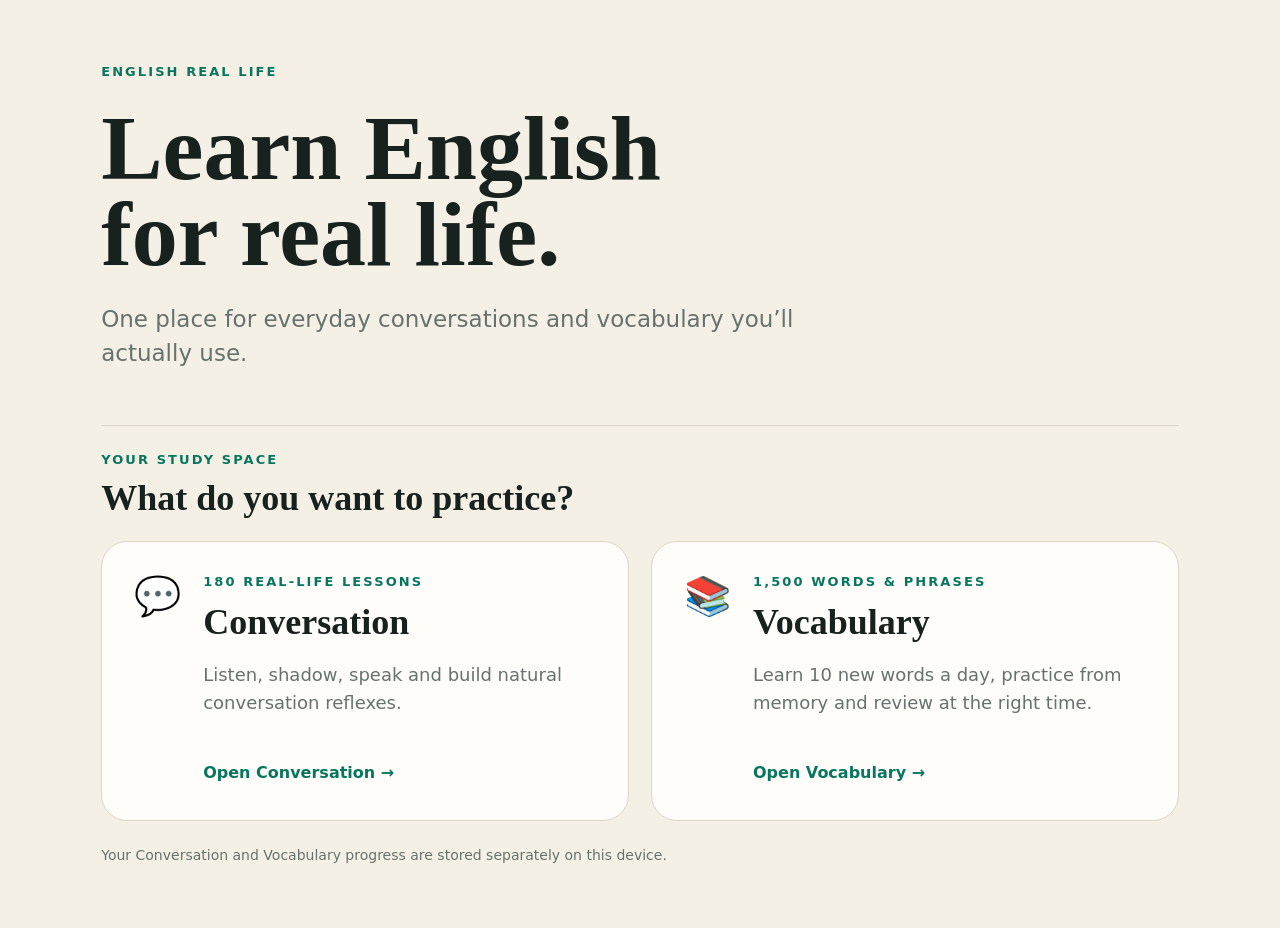
<file: index.html>
<!doctype html>
<html lang="en">

<head>
    <meta charset="utf-8">
    <meta name="viewport" content="width=device-width,initial-scale=1,viewport-fit=cover">
    <meta name="theme-color" content="#f5f0e6">
    <title>English Real Life</title>
    <link rel="manifest" href="manifest.webmanifest">
    <link rel="apple-touch-icon" sizes="180x180" href="apple-touch-icon.png">
    <link rel="stylesheet" href="styles.css">
</head>

<body>
    <main class="shell">
        <header>
            <div class="eyebrow">ENGLISH REAL LIFE</div>
            <h1>Learn English<br>for real life.</h1>
            <p class="lead">One place for everyday conversations and vocabulary you’ll actually use.</p>
        </header>
        <section class="today">
            <div><span>YOUR STUDY SPACE</span>
                <h2>What do you want to practice?</h2>
            </div>
        </section>
        <section class="cards"><a class="card" href="conversation/">
                <div class="icon">💬</div>
                <div>
                    <div class="tag">180 REAL-LIFE LESSONS</div>
                    <h2>Conversation</h2>
                    <p>Listen, shadow, speak and build natural conversation reflexes.</p><strong>Open Conversation
                        →</strong>
                </div>
            </a><a class="card" href="vocabulary/">
                <div class="icon">📚</div>
                <div>
                    <div class="tag">1,500 WORDS & PHRASES</div>
                    <h2>Vocabulary</h2>
                    <p>Learn 10 new words a day, practice from memory and review at the right time.</p><strong>Open
                        Vocabulary →</strong>
                </div>
            </a></section>
        <p class="note">Your Conversation and Vocabulary progress are stored separately on this device.</p>
    </main>
    <script>if ('serviceWorker' in navigator) { addEventListener('load', () => navigator.serviceWorker.register('./sw.js')); }</script>
</body>

</html>
</file>
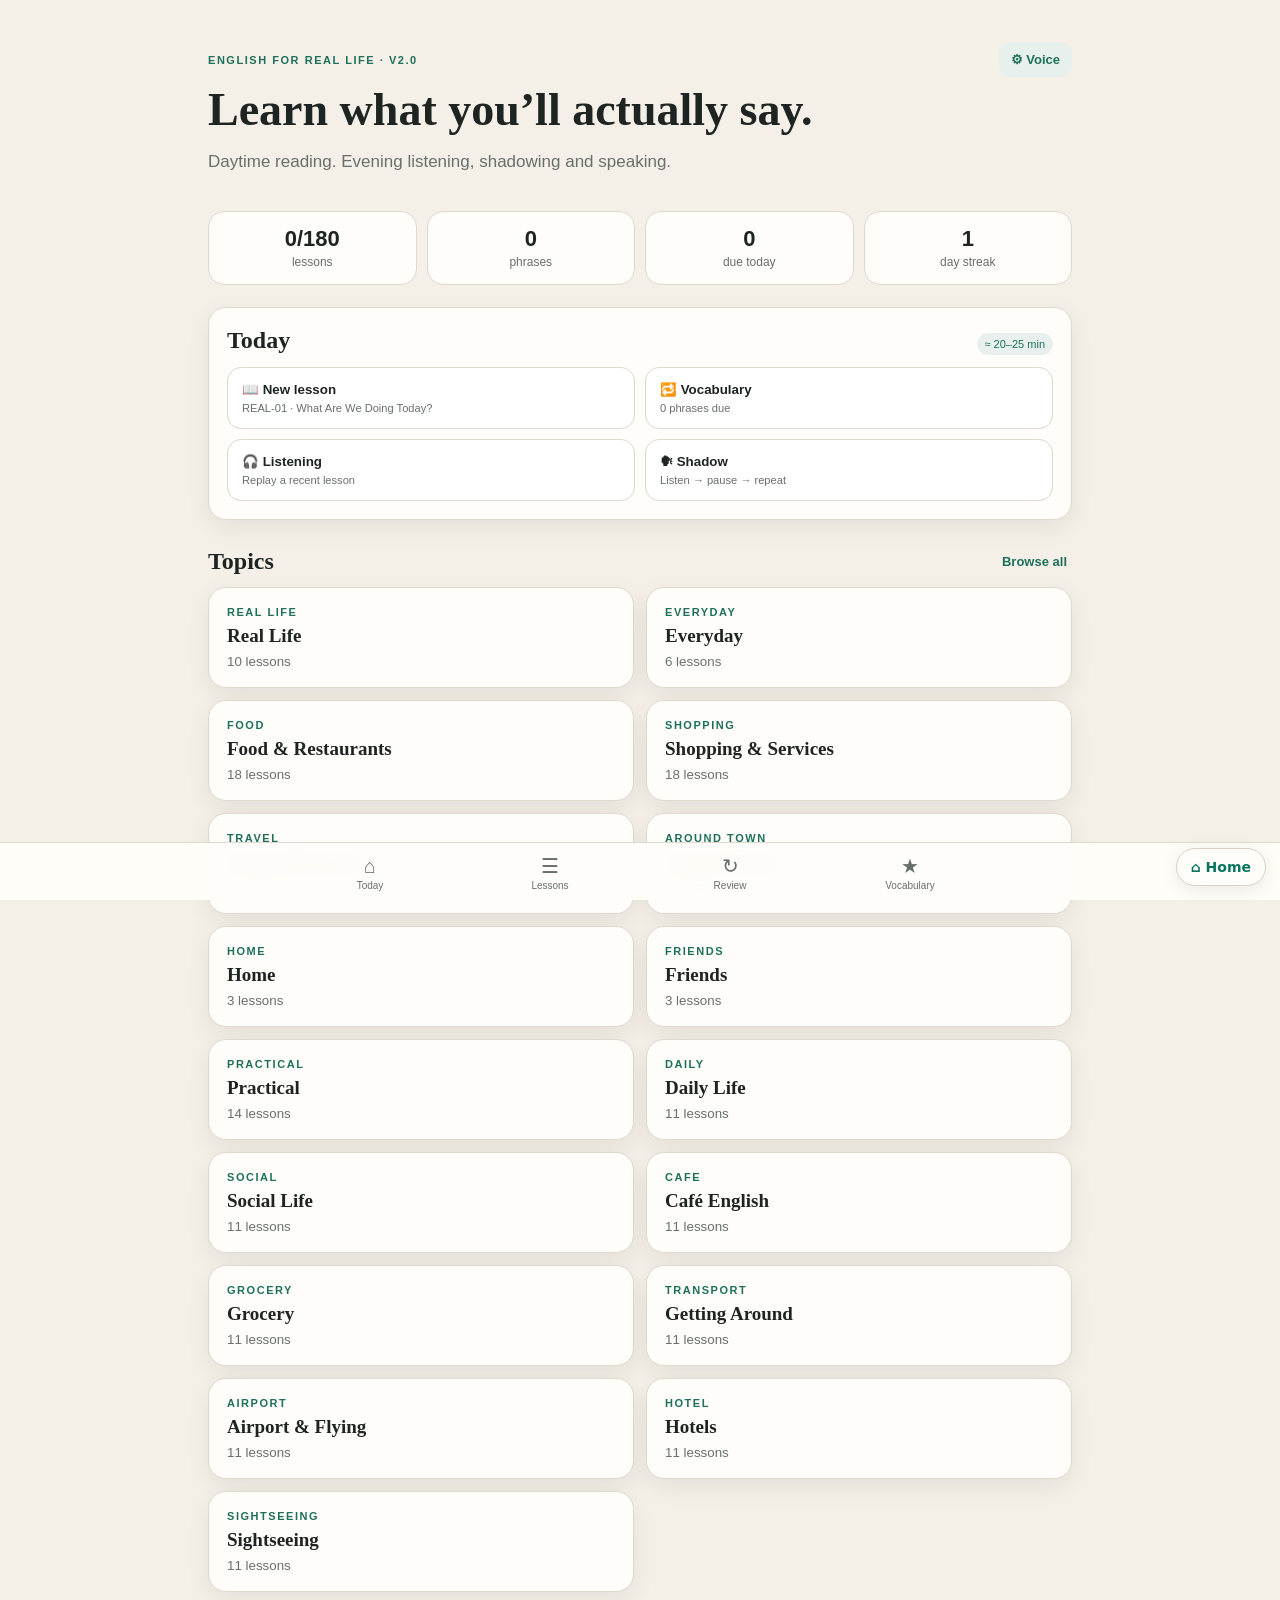
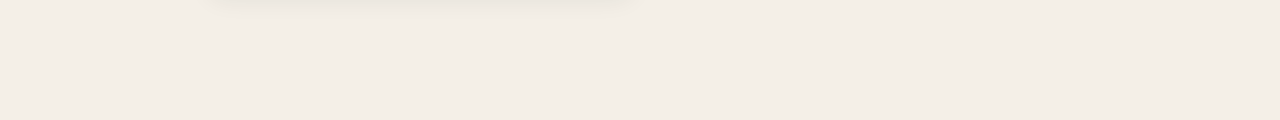
<file: conversation/index.html>
<!doctype html>
<html lang="en">
<head>
<meta charset="UTF-8">
<meta name="viewport" content="width=device-width,initial-scale=1,viewport-fit=cover">
<meta name="theme-color" content="#f4efe7">
<link rel="manifest" href="manifest.webmanifest">
<link rel="stylesheet" href="styles.css">
<title>English for Real Life REAL LIFE EXPANDED</title>
</head>
<body><a class="combined-home" href="../" aria-label="Back to English Real Life home">⌂ Home</a>
<div id="app"></div>
<nav class="bottom">
<button data-nav="home">⌂<span>Today</span></button>
<button data-nav="browse">☰<span>Lessons</span></button>
<button data-nav="review">↻<span>Review</span></button>
<button data-nav="vocab">★<span>Vocabulary</span></button>
</nav>
<script src="data.js"></script><script src="app.js"></script>
</body></html>
</file>
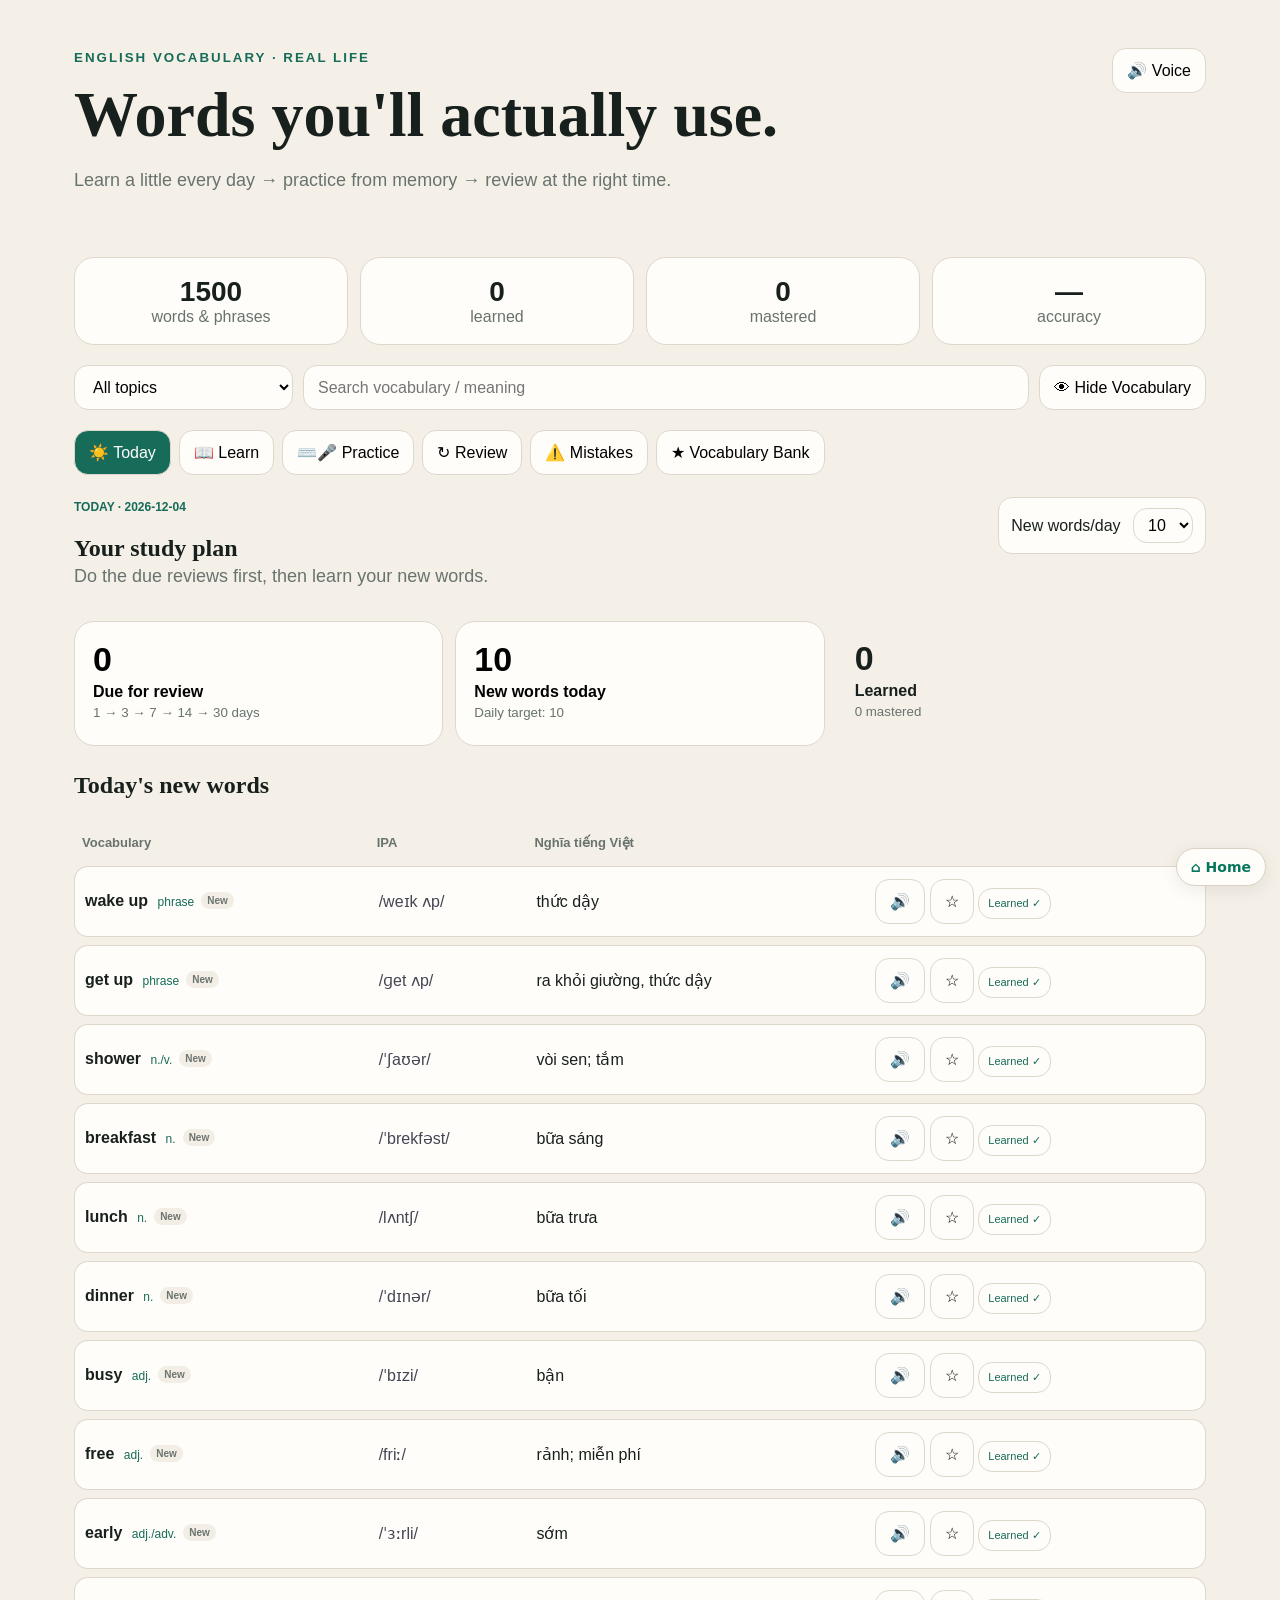
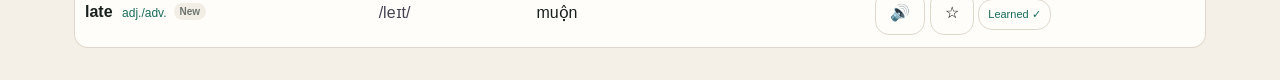
<file: vocabulary/index.html>
<!doctype html><html lang="en"><head><meta charset="utf-8"><meta name="viewport" content="width=device-width,initial-scale=1,viewport-fit=cover"><meta name="theme-color" content="#f5f0e7"><title>English Vocabulary · Real Life</title><link rel="manifest" href="manifest.webmanifest"><link rel="stylesheet" href="styles.css"></head><body><a class="combined-home" href="../" aria-label="Back to English Real Life home">⌂ Home</a>
<header><div><small>ENGLISH VOCABULARY · REAL LIFE</small><h1>Words you'll actually use.</h1><p>Learn a little every day → practice from memory → review at the right time.</p></div><button id="voiceBtn">🔊 Voice</button></header><main>
<section class="stats"><div><b id="totalStat">0</b><span>words & phrases</span></div><div><b id="learnedStat">0</b><span>learned</span></div><div><b id="masteredStat">0</b><span>mastered</span></div><div><b id="accuracyStat">—</b><span>accuracy</span></div></section>
<section class="controls"><select id="topicFilter"><option value="All">All topics</option></select><input id="search" placeholder="Search vocabulary / meaning"><button id="hideBtn">👁 Hide Vocabulary</button></section>
<nav><button data-mode="today" class="active">☀️ Today</button><button data-mode="learn">📖 Learn</button><button data-mode="practice">⌨️🎤 Practice</button><button data-mode="review">↻ Review</button><button data-mode="mistakes">⚠️ Mistakes</button><button data-mode="bank">★ Vocabulary Bank</button></nav>
<section id="todayPanel" class="panel"></section><section id="learnPanel" class="panel hidden"></section><section id="practicePanel" class="panel hidden"></section><section id="reviewPanel" class="panel hidden"></section><section id="mistakesPanel" class="panel hidden"></section><section id="bankPanel" class="panel hidden"></section>
</main><script src="data.js"></script><script src="app.js"></script><script>if('serviceWorker'in navigator)navigator.serviceWorker.register('./sw.js');</script></body></html>
</file>
<file: styles.css>
:root{--bg:#f5f0e6;--card:#fffdf9;--ink:#17211d;--muted:#66726d;--green:#08765f;--line:#ddd6c8}*{box-sizing:border-box}body{margin:0;background:var(--bg);color:var(--ink);font-family:Georgia,'Times New Roman',serif}.shell{max-width:1180px;margin:auto;padding:clamp(28px,5vw,72px) clamp(18px,4vw,52px) 48px}.eyebrow,.tag,.today span{font:700 13px/1.3 system-ui,sans-serif;letter-spacing:.16em;color:var(--green)}h1{font-size:clamp(48px,8vw,92px);line-height:.94;margin:24px 0}.lead{font:400 clamp(18px,2vw,23px)/1.5 system-ui,sans-serif;color:var(--muted);max-width:760px}.today{margin:54px 0 22px;border-top:1px solid var(--line);padding-top:24px}.today h2{font-size:clamp(26px,3vw,36px);margin:8px 0}.cards{display:grid;grid-template-columns:repeat(2,minmax(0,1fr));gap:22px}.card{display:flex;gap:22px;min-height:280px;padding:32px;border:1px solid var(--line);border-radius:26px;background:var(--card);color:inherit;text-decoration:none;transition:.15s}.card:hover{transform:translateY(-2px);border-color:#b8b0a2}.icon{font-size:38px}.card h2{font-size:36px;margin:10px 0}.card p{font:400 18px/1.55 system-ui,sans-serif;color:var(--muted);min-height:84px}.card strong{font:700 16px system-ui,sans-serif;color:var(--green)}.note{font:400 14px/1.5 system-ui,sans-serif;color:var(--muted);margin-top:24px}@media(max-width:720px){.cards{grid-template-columns:1fr}.card{min-height:auto;padding:24px}.card p{min-height:auto}.shell{padding-top:38px}}
</file>
<file: conversation/styles.css>
:root{--bg:#f4efe7;--card:#fffdf9;--ink:#1e2421;--muted:#68706b;--accent:#1e705b;--soft:#e7f0ec;--line:#ded8cf;--shadow:0 8px 24px rgba(35,43,38,.07)}
*{box-sizing:border-box}body{margin:0;background:var(--bg);color:var(--ink);font-family:'Segoe UI',Arial,sans-serif;padding-bottom:84px}.wrap{max-width:900px;margin:auto;padding:24px 18px 44px}
h1,h2,.english,.topic b{font-family:Georgia,'Times New Roman',serif}h1{font-size:clamp(28px,5vw,46px);line-height:1.08;margin:8px 0 12px}h2{margin:6px 0 10px}.hero{padding:18px 0 8px}.hero p{font-size:17px;color:var(--muted)}
.eyebrow{font-size:11px;text-transform:uppercase;letter-spacing:.14em;font-weight:800;color:var(--accent)}.muted{color:var(--muted);line-height:1.55}.toprow,.section-title{display:flex;justify-content:space-between;align-items:center;gap:12px}.section-title{margin:28px 0 12px}.section-title h2{margin:0}
.card,.lesson-card,.turn{background:var(--card);border:1px solid var(--line);border-radius:18px;box-shadow:var(--shadow)}.card{padding:18px}.lesson-card{padding:18px;margin:12px 0;cursor:pointer}.lesson-card:hover,.topic:hover{transform:translateY(-1px)}.lesson-card h2{font-size:21px}.lesson-card p{margin-bottom:4px}
.stats{display:grid;grid-template-columns:repeat(3,1fr);gap:10px;margin:14px 0 22px}.stats.four{grid-template-columns:repeat(4,1fr)}.stat{background:var(--card);border:1px solid var(--line);border-radius:16px;padding:14px;text-align:center}.stat b{display:block;font-size:22px}.stat span{font-size:12px;color:var(--muted)}
.topic-grid{display:grid;grid-template-columns:repeat(2,1fr);gap:12px}.topic{cursor:pointer;transition:.15s}.topic b{display:block;font-size:19px;margin:7px 0}.topic small,.phrase small{display:block;color:var(--muted);margin-top:4px}
.today{margin:12px 0 24px}.today .section-title{margin:0 0 12px}.today-grid{display:grid;grid-template-columns:1fr 1fr;gap:10px}.today-grid button{border:1px solid var(--line);background:#fff;border-radius:14px;padding:14px;text-align:left;cursor:pointer;color:var(--ink)}.today-grid b,.today-grid small{display:block}.today-grid small{color:var(--muted);margin-top:5px}
.btn,.back,.iconbtn,.settings-btn,.textbtn,.rating button{border:0;cursor:pointer;font:700 13px 'Segoe UI',Arial,sans-serif}.btn{background:var(--accent);color:#fff;border-radius:12px;padding:11px 15px}.btn.secondary,.iconbtn,.back,.settings-btn,.rating button{background:var(--soft);color:var(--accent);border-radius:12px;padding:10px 12px}.back{margin-bottom:10px}.settings-btn{white-space:nowrap}.textbtn{background:transparent;color:var(--accent);padding:5px}
.mode-tabs{display:flex;gap:8px;flex-wrap:wrap;margin:18px 0 10px}.mode-tabs button{border:1px solid var(--line);background:var(--card);padding:10px 12px;border-radius:999px;cursor:pointer}.mode-tabs button.active{background:var(--accent);color:white;border-color:var(--accent)}.practicebar{display:flex;gap:8px;flex-wrap:wrap;margin:10px 0}.mode-help{font-size:13px}
.dialogue{margin-top:18px}.turn{padding:16px;margin:12px 0;transition:.18s}.turn.playing{box-shadow:0 0 0 3px rgba(30,112,91,.24);transform:translateY(-1px)}.speaker{font-size:11px;font-weight:800;color:var(--accent);text-transform:uppercase;letter-spacing:.12em}.english{font-size:20px;line-height:1.45;margin-top:7px}.ipa{font-family:'Segoe UI','Arial Unicode MS',Arial,sans-serif;color:#4f5552;font-size:15px;line-height:1.65;margin-top:6px}.vi{font-size:15px;line-height:1.6;color:#5f625f;margin-top:7px}.actions{display:flex;gap:8px;margin-top:12px}.iconbtn.slow{background:#f0eee7}.dialogue.listening-mode .transcript{display:none}.dialogue.listening-mode .turn{min-height:80px;display:flex;align-items:center;justify-content:space-between;gap:10px}.dialogue.listening-mode .actions{margin:0}
.phrase{display:flex;align-items:center;gap:10px;padding:11px 0;border-bottom:1px solid var(--line)}.phrase:last-child{border-bottom:0}.grow{flex:1}.due{display:inline-block;background:var(--soft);color:var(--accent);padding:5px 8px;border-radius:999px;font-size:11px;margin-top:7px}.complete-row{margin-top:22px}
.searchbar{display:grid;grid-template-columns:1fr 180px;gap:10px;margin:18px 0}.searchbar input,.searchbar select,.settings-card select{width:100%;padding:12px;border:1px solid var(--line);border-radius:12px;background:white;font:15px 'Segoe UI',Arial,sans-serif}.settings-card label{display:block;margin-bottom:8px}.second-label{margin-top:20px}.voice-test{margin:10px 0 18px}
.reviewcard{margin-top:18px}.reviewcard hr{border:0;border-top:1px solid var(--line);margin:20px 0}.rating{display:grid;grid-template-columns:repeat(4,1fr);gap:8px;margin-top:16px}.speak-prompt{background:var(--soft);padding:12px;border-radius:12px;margin-top:10px}
.bottom{position:fixed;left:0;right:0;bottom:0;display:flex;justify-content:center;background:rgba(255,253,249,.96);border-top:1px solid var(--line);backdrop-filter:blur(10px);z-index:20;padding-bottom:env(safe-area-inset-bottom)}.bottom button{width:min(22%,180px);border:0;background:transparent;padding:11px 4px 9px;color:var(--muted);font-size:20px;cursor:pointer}.bottom span{display:block;font-size:10px;margin-top:2px}
@media(max-width:620px){.wrap{padding:18px 14px 34px}.stats.four{grid-template-columns:1fr 1fr}.topic-grid,.today-grid{grid-template-columns:1fr}.searchbar{grid-template-columns:1fr}.english{font-size:19px}.toprow{align-items:flex-start}.rating{grid-template-columns:1fr 1fr}.bottom button{width:25%}}

/* V2.0 QC fixes */
.reviewcard h2{font-family:'Segoe UI',Arial,sans-serif;font-weight:700}.turn.your-turn{outline:2px solid var(--accent);outline-offset:-2px}.speak-prompt b{display:block;color:var(--accent);font-size:16px}.speak-note{display:block;margin-top:5px}.speak-actions{display:flex;gap:10px;flex-wrap:wrap;margin-top:8px}.speak-actions .textbtn{background:#fff;border:1px solid var(--line);border-radius:10px;padding:8px 11px}

.combined-home{position:fixed;z-index:9999;right:14px;bottom:14px;padding:10px 14px;border:1px solid #d9d1c3;border-radius:999px;background:#fffdf9;color:#08765f;text-decoration:none;font:700 14px system-ui,sans-serif;box-shadow:0 4px 18px rgba(0,0,0,.08)}
</file>
<file: vocabulary/styles.css>
:root{--bg:#f5f0e7;--card:#fffdf9;--ink:#18201d;--muted:#68736e;--green:#176b59;--line:#ded7cc;--good:#167347;--bad:#b83a3a}
*{box-sizing:border-box}body{margin:0;background:var(--bg);color:var(--ink);font-family:-apple-system,BlinkMacSystemFont,"Segoe UI",Arial,sans-serif}
header,main{max-width:1180px;margin:auto;padding:24px}header{display:flex;justify-content:space-between;gap:20px;align-items:flex-start;padding-top:48px}
small{font-weight:800;letter-spacing:2px;color:var(--green)}h1{font-family:Georgia,serif;font-size:clamp(36px,6vw,64px);margin:12px 0 8px}p{color:var(--muted);font-size:18px}
button,select,input{font:inherit;border:1px solid var(--line);border-radius:14px;background:var(--card);padding:12px 14px}button{cursor:pointer}button.active{background:var(--green);color:white}
.stats{display:grid;grid-template-columns:repeat(4,1fr);gap:12px}.stats div{background:var(--card);border:1px solid var(--line);border-radius:20px;padding:18px;text-align:center}.stats b{display:block;font-size:28px}.stats span{color:var(--muted)}
.controls{display:flex;flex-wrap:wrap;gap:10px;margin:20px 0}.controls input{flex:1;min-width:220px}nav{display:flex;gap:8px;overflow:auto;padding-bottom:10px}nav button{white-space:nowrap}
.panel{margin-top:12px}.hidden{display:none!important}.table{width:100%;border-collapse:separate;border-spacing:0 8px}.table th{text-align:left;color:var(--muted);font-size:13px;padding:8px}.table td{background:var(--card);padding:12px 10px;border-top:1px solid var(--line);border-bottom:1px solid var(--line)}.table td:first-child{border-left:1px solid var(--line);border-radius:14px 0 0 14px}.table td:last-child{border-right:1px solid var(--line);border-radius:0 14px 14px 0}
.word{font-weight:800}.pos{font-size:12px;color:var(--green);margin-left:5px}.ipa{font-family:"Segoe UI",Arial,sans-serif;color:#445}.answer{width:100%;min-width:130px}.result.good{color:var(--good);font-weight:800}.result.bad{color:var(--bad);font-weight:800}.vocab-hidden .vocab-cell .word,.vocab-hidden .vocab-cell .pos{visibility:hidden}
.toolbar{display:flex;gap:8px;flex-wrap:wrap;margin:12px 0}.card{background:var(--card);border:1px solid var(--line);border-radius:20px;padding:18px;margin:10px 0}.topic{font-size:12px;color:var(--green);font-weight:800}.bigword{font-family:Georgia,serif;font-size:30px;margin:8px 0}.review-empty{text-align:center;padding:50px;color:var(--muted)}
@media(max-width:700px){header,main{padding:18px}header{padding-top:28px}.stats{grid-template-columns:1fr 1fr}.table{font-size:14px}.table th:nth-child(2),.table td:nth-child(2){display:none}.controls button{flex:1}h1{font-size:42px}}

/* V1.1 interaction improvements */
.word-btn{border:0;background:transparent;padding:0;border-radius:6px;text-align:left;cursor:pointer;color:inherit}
.word-btn:hover .word,.word-btn:focus-visible .word{text-decoration:underline;text-decoration-style:dotted}
.answer-wrap{display:flex;gap:7px;align-items:center;min-width:190px}.answer-wrap .answer{min-width:120px}.mic-btn{flex:0 0 auto;padding:11px 12px}.mic-btn.listening{transform:scale(1.05);font-weight:800}
.correct-answer{display:block;margin-top:4px;font-size:12px;color:var(--bad)}
.actions{white-space:nowrap}
.vocab-hidden .word-btn .word,.vocab-hidden .word-btn .pos{visibility:hidden}
@media(max-width:700px){.answer-wrap{min-width:165px}.mic-btn{padding:10px}.correct-answer{font-size:11px}}
/* V5 Daily Learning + Spaced Review */
.today-head,.section-head{display:flex;justify-content:space-between;gap:16px;align-items:flex-start}.today-head h2,.section-head h2{margin-bottom:4px}.today-head p,.section-head p{margin-top:4px}.today-head label{background:var(--card);border:1px solid var(--line);padding:10px 12px;border-radius:14px;white-space:nowrap}.today-head select{margin-left:8px;padding:7px 10px}.today-grid{display:grid;grid-template-columns:repeat(3,1fr);gap:12px;margin:16px 0 26px}.today-card{display:flex;flex-direction:column;align-items:flex-start;text-align:left;min-height:125px;padding:18px;border-radius:20px}.today-card b{font-size:34px}.today-card span{font-weight:800;margin:4px 0}.today-card small{letter-spacing:0;color:var(--muted);font-weight:500}.badge{display:inline-block;font-size:10px;font-weight:800;padding:3px 6px;border-radius:999px;margin-left:7px;vertical-align:2px}.badge.learned{background:#e8f4ef;color:var(--green)}.badge.mastered{background:#e8f4ef;color:var(--good)}.learn-btn{font-size:11px;padding:8px 9px;color:var(--green)}details{margin-top:24px}summary{cursor:pointer;font-weight:800;padding:14px 0;color:var(--green)}h2{font-family:Georgia,serif}.panel>p{margin-top:-6px;font-size:15px}
@media(max-width:700px){.today-head{display:block}.today-head label{display:inline-block;margin:6px 0 12px}.today-grid{grid-template-columns:1fr}.today-card{min-height:100px}.badge{display:block;width:max-content;margin:4px 0 0}.learn-btn{display:block;margin-top:5px}}
/* V6 fixes */
.badge.new{background:#f2eee6;color:#6c746f}.mistake-badge,.mistake-progress{display:inline-block;font-size:10px;font-weight:800;padding:3px 6px;border-radius:999px;margin-left:6px;background:#fff1d9;color:#8a5b00}.mistake-progress{display:block;width:max-content;margin:4px 0 0}

.combined-home{position:fixed;z-index:9999;right:14px;bottom:14px;padding:10px 14px;border:1px solid #d9d1c3;border-radius:999px;background:#fffdf9;color:#08765f;text-decoration:none;font:700 14px system-ui,sans-serif;box-shadow:0 4px 18px rgba(0,0,0,.08)}
</file>
